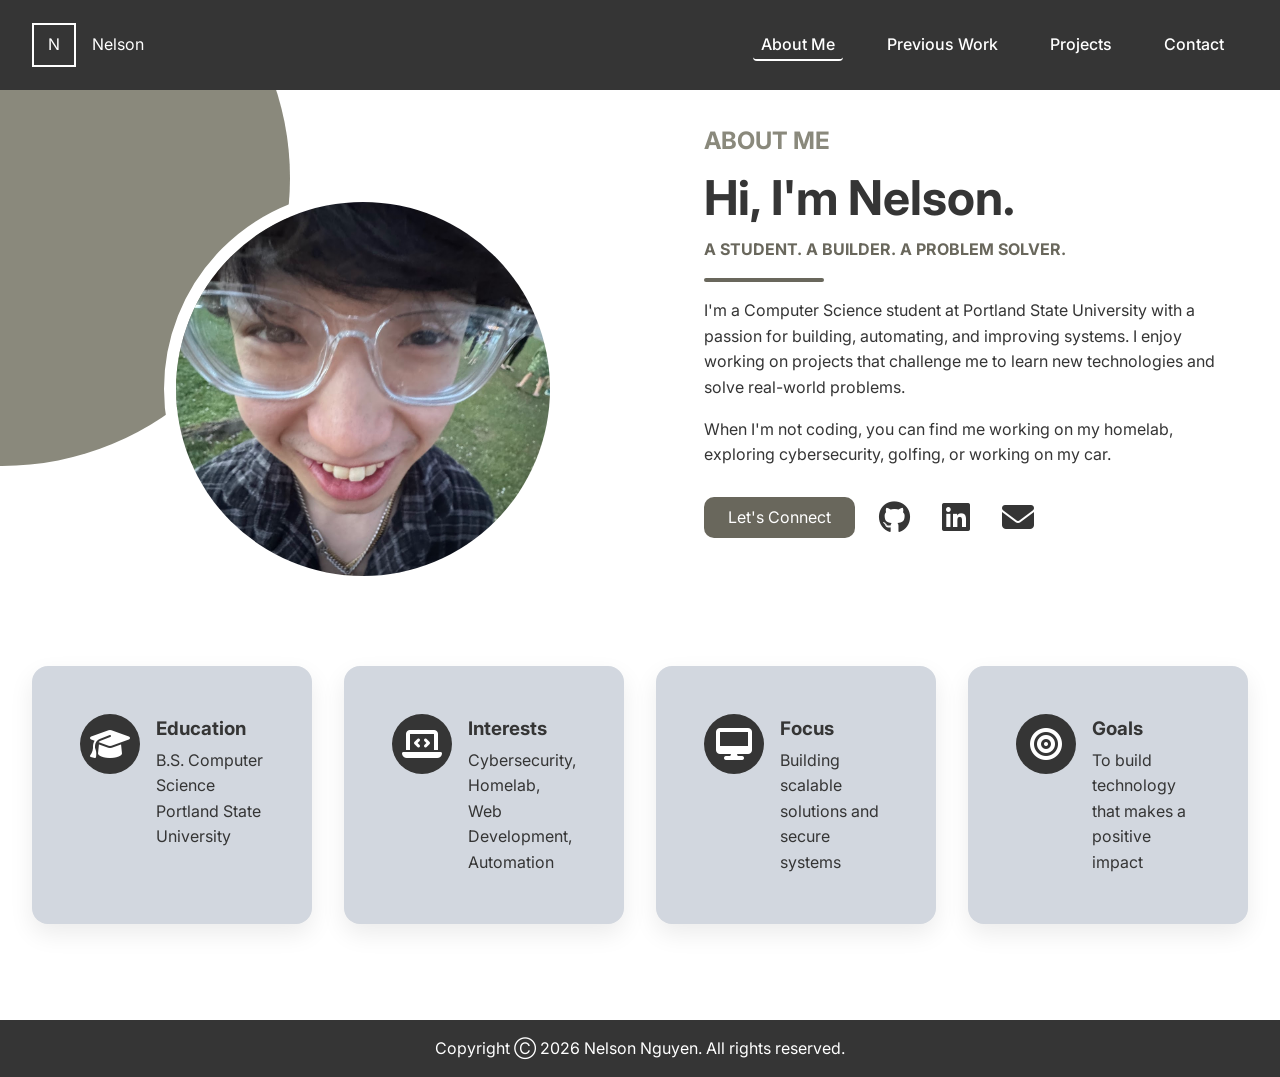
<file: index.html>
<!DOCTYPE html>
<html lang="en">
  <head>
    <meta charset="UTF-8" />
    <meta name="viewport" content="width=device-width, initial-scale=1.0" />
    <meta http-equiv="X-UA-Compatible" content="ie=edge" />
    <title>About Nelson</title>
    <link rel="stylesheet" href="styles/styles.css" />
    <link
      href="https://fonts.googleapis.com/css2?family=Cinzel:wght@400;600&display=swap"
      rel="stylesheet"
    />
    <link rel="preconnect" href="https://fonts.googleapis.com" />
    <link
      href="https://fonts.googleapis.com/css2?family=Inter:wght@300;400;500;600;700&display=swap"
      rel="stylesheet"
    />
    <link
      rel="stylesheet"
      href="https://cdnjs.cloudflare.com/ajax/libs/font-awesome/6.5.0/css/all.min.css"
    />
  </head>

  <body>
    <!-- NAVBAR SECTION -->
    <header>
      <nav class="nav">
        <a href="index.html" class="logo font-inter">
          <div class="logo-box">N</div>
          <p class="font-inter">Nelson</p>
        </a>
        <ul class="nav-list">
          <li class="nav-item">
            <a class="nav-link active font-inter" href="index.html"
              >About Me</a
            >
          </li>
          <li class="nav-item">
            <a class="nav-link font-inter" href="previousWork.html"
              >Previous Work</a
            >
          </li>
          <li class="nav-item">
            <a class="nav-link font-inter" href="projects.html">Projects</a>
          </li>
          <li class="nav-item">
            <a class="nav-link font-inter" href="contact.html">Contact</a>
          </li>
        </ul>
      </nav>
    </header>
    <!-- MAIN -->
    <main class="font-inter">
      <section class="about-container">
        <div class="about-image">
          <div class="background-circle"></div>
          <div class="profile-circle">
            <img
              src="images/AboutMeimage.jpg"
              alt="profile picture"
              class="picture"
            />
          </div>
        </div>
        <div class="about-content">
          <h4 class="h4">ABOUT ME</h4>
          <h1 class="h1">Hi, I'm Nelson.</h1>
          <h5 class="h5">A STUDENT. A BUILDER. A PROBLEM SOLVER.</h5>
          <div class="accent-line"></div>
          <p>
            I'm a Computer Science student at Portland State University with a
            passion for building, automating, and improving systems. I enjoy
            working on projects that challenge me to learn new technologies and
            solve real-world problems.
          </p>
          <p>
            When I'm not coding, you can find me working on my homelab,
            exploring cybersecurity, golfing, or working on my car.
          </p>
          <div class="connect-row">
            <a href="contact.html" class="connect-btn">Let's Connect</a>
            <a
              href="https://github.com/nelsonnguyen9878"
              target="_blank"
              class="icon-btn"
              aria-label="github link"
            >
              <i class="fa-brands fa-github"></i>
            </a>

            <a
              href="https://www.linkedin.com/in/nelson-nguyen-47b7a0265/"
              target="_blank"
              class="icon-btn"
              aria-label="linkedin link"
            >
              <i class="fa-brands fa-linkedin"></i>
            </a>

            <a href="contact.html" class="icon-btn" aria-label="email link">
              <i class="fa-solid fa-envelope"></i>
            </a>
          </div>
        </div>
      </section>
      <section class="card-container">
        <div class="info-card">
          <div class="card-top">
            <div class="icon-circle">
              <i class="fa solid fa-graduation-cap card-icon"></i>
            </div>
            <div class="card-text">
              <h3>Education</h3>
              <p>B.S. Computer Science Portland State University</p>
            </div>
          </div>
        </div>
        <div class="info-card">
          <div class="card-top">
            <div class="icon-circle">
              <i class="fa-solid fa-laptop-code card-icon"></i>
            </div>

            <div class="card-text">
              <h3>Interests</h3>
              <p>Cybersecurity, Homelab, Web Development, Automation</p>
            </div>
          </div>
        </div>
        <div class="info-card">
          <div class="card-top">
            <div class="icon-circle">
              <i class="fa-solid fa-desktop card-icon"></i>
            </div>

            <div class="card-text">
              <h3>Focus</h3>
              <p>Building scalable solutions and secure systems</p>
            </div>
          </div>
        </div>
        <div class="info-card">
          <div class="card-top">
            <div class="icon-circle">
              <i class="fa-solid fa-bullseye card-icon"></i>
            </div>

            <div class="card-text">
              <h3>Goals</h3>
              <p>To build technology that makes a positive impact</p>
            </div>
          </div>
        </div>
      </section>
    </main>
    <footer class="footer">
      <div class="footer-content">
        Copyright Ⓒ 2026 Nelson Nguyen. All rights reserved.
      </div>
    </footer>
  </body>
</html>
</file>
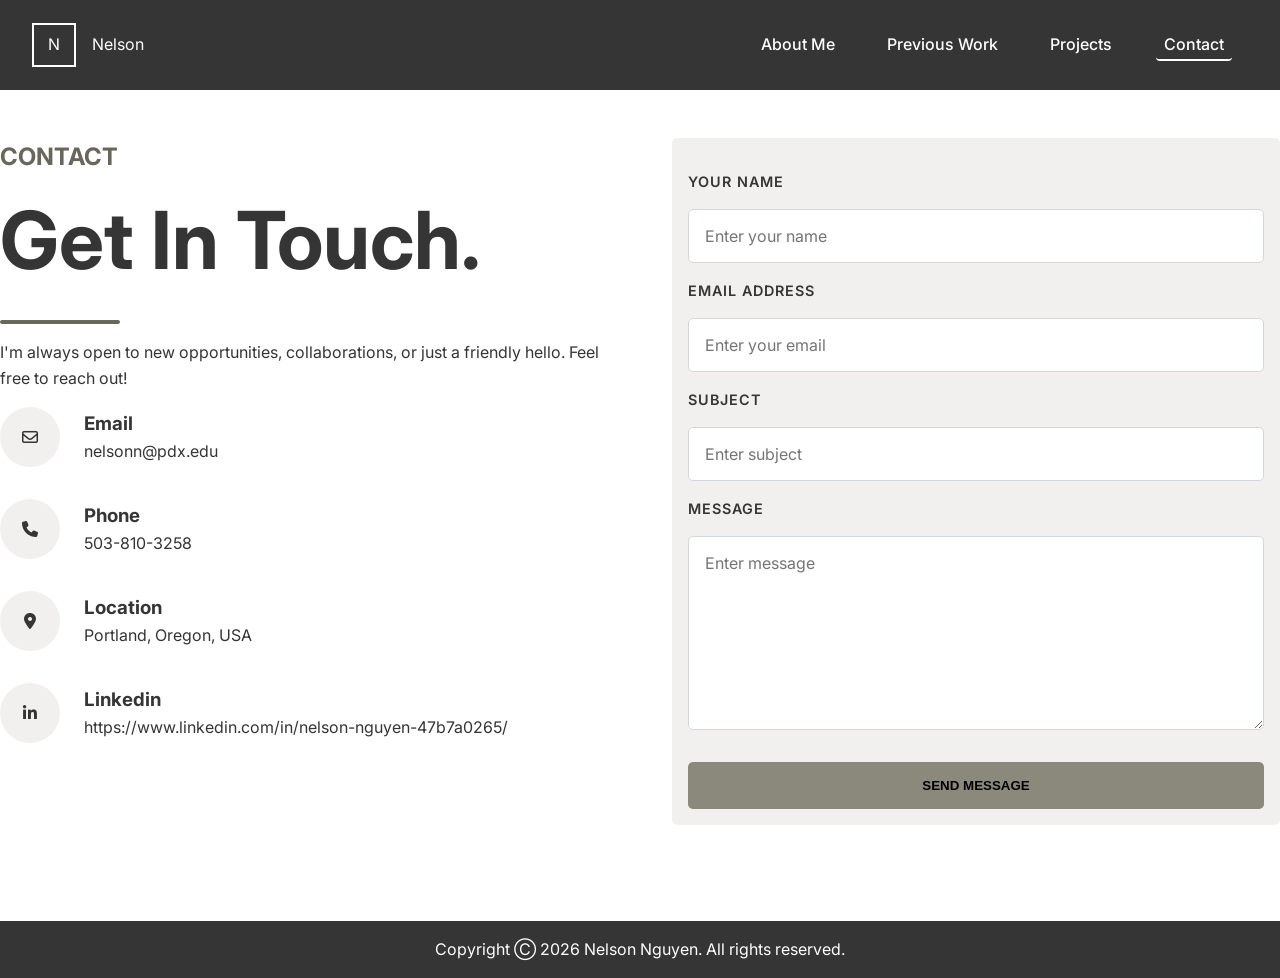
<file: contact.html>
<!DOCTYPE html>
<html lang="en">
  <head>
    <meta charset="UTF-8" />
    <meta name="viewport" content="width=device-width, initial-scale=1.0" />
    <meta http-equiv="X-UA-Compatible" content="ie=edge" />
    <title>About Nelson</title>
    <link rel="stylesheet" href="styles/styles.css" />
    <link
      rel="stylesheet"
      href="styles/contact.css"
      <link
      href="https://fonts.googleapis.com/css2?family=Cinzel:wght@400;600&display=swap"
      rel="stylesheet"
    />
    <link rel="preconnect" href="https://fonts.googleapis.com" />
    <link
      href="https://fonts.googleapis.com/css2?family=Inter:wght@300;400;500;600;700&display=swap"
      rel="stylesheet"
    />
    <link
      rel="stylesheet"
      href="https://cdnjs.cloudflare.com/ajax/libs/font-awesome/6.5.0/css/all.min.css"
    />
  </head>
  <body>
    <!-- NAVBAR SECTION -->
    <header>
      <nav class="nav">
        <a href="index.html" class="logo font-inter">
          <div class="logo-box">N</div>
          <p class="font-inter">Nelson</p>
        </a>
        <ul class="nav-list">
          <li class="nav-item">
            <a class="nav-link font-inter" href="index.html">About Me</a>
          </li>
          <li class="nav-item">
            <a class="nav-link font-inter" href="previousWork.html"
              >Previous Work</a
            >
          </li>
          <li class="nav-item">
            <a class="nav-link font-inter" href="projects.html">Projects</a>
          </li>
          <li class="nav-item">
            <a class="nav-link active font-inter" href="contact.html"
              >Contact</a
            >
          </li>
        </ul>
      </nav>
    </header>
    <!-- MAIN -->
    <main class="font-inters">
      <div class="contact-container">
        <div class="contact-details">
          <h2 class="contact-h2">CONTACT</h2>
          <h1 class="contact-h1">Get In Touch.</h1>
          <div class="accent-line"></div>
          <p>
            I'm always open to new opportunities, collaborations, or just a
            friendly hello. Feel free to reach out!
          </p>
          <div class="contact-item">
            <div class="icon-circle">
              <i class="fa-regular fa-envelope"></i>
            </div>
            <div class="contact-text">
              <h3>Email</h3>
              <p>nelsonn@pdx.edu</p>
            </div>
          </div>
          <div class="contact-item">
            <div class="icon-circle">
              <i class="fa-solid fa-phone"></i>
            </div>
            <div class="contact-text">
              <h3>Phone</h3>
              <p>503-810-3258</p>
            </div>
          </div>
          <div class="contact-item">
            <div class="icon-circle">
              <i class="fa-solid fa-location-dot"></i>
            </div>
            <div class="contact-text">
              <h3>Location</h3>
              <p>Portland, Oregon, USA</p>
            </div>
          </div>
          <div class="contact-item">
            <div class="icon-circle">
              <i class="fa-brands fa-linkedin-in"></i>
            </div>
            <div class="contact-text">
              <h3>Linkedin</h3>
              <p>https://www.linkedin.com/in/nelson-nguyen-47b7a0265/</p>
            </div>
          </div>
        </div>
        <div class="user-info">
          <form class="contact-form">
            <label for="name">YOUR NAME</label>
            <input
              type="text"
              id="name"
              name="name"
              placeholder="Enter your name"
            />
            <label for="email">EMAIL ADDRESS</label>
            <input
              type="text"
              id="email"
              name="email"
              placeholder="Enter your email"
            />
            <label for="subject">SUBJECT</label>
            <input
              type="text"
              id="subject"
              name="subject"
              placeholder="Enter subject"
            />
            <label for="message">MESSAGE</label>
            <textarea
              id="message"
              name="message"
              rows="8"
              placeholder="Enter message"
            ></textarea>
            <button class="send-btn">SEND MESSAGE</button>
          </form>
        </div>
      </div>
    </main>
    <footer class="footer">
      <div class="footer-content">
        Copyright Ⓒ 2026 Nelson Nguyen. All rights reserved.
      </div>
    </footer>
  </body>
</html>
</file>
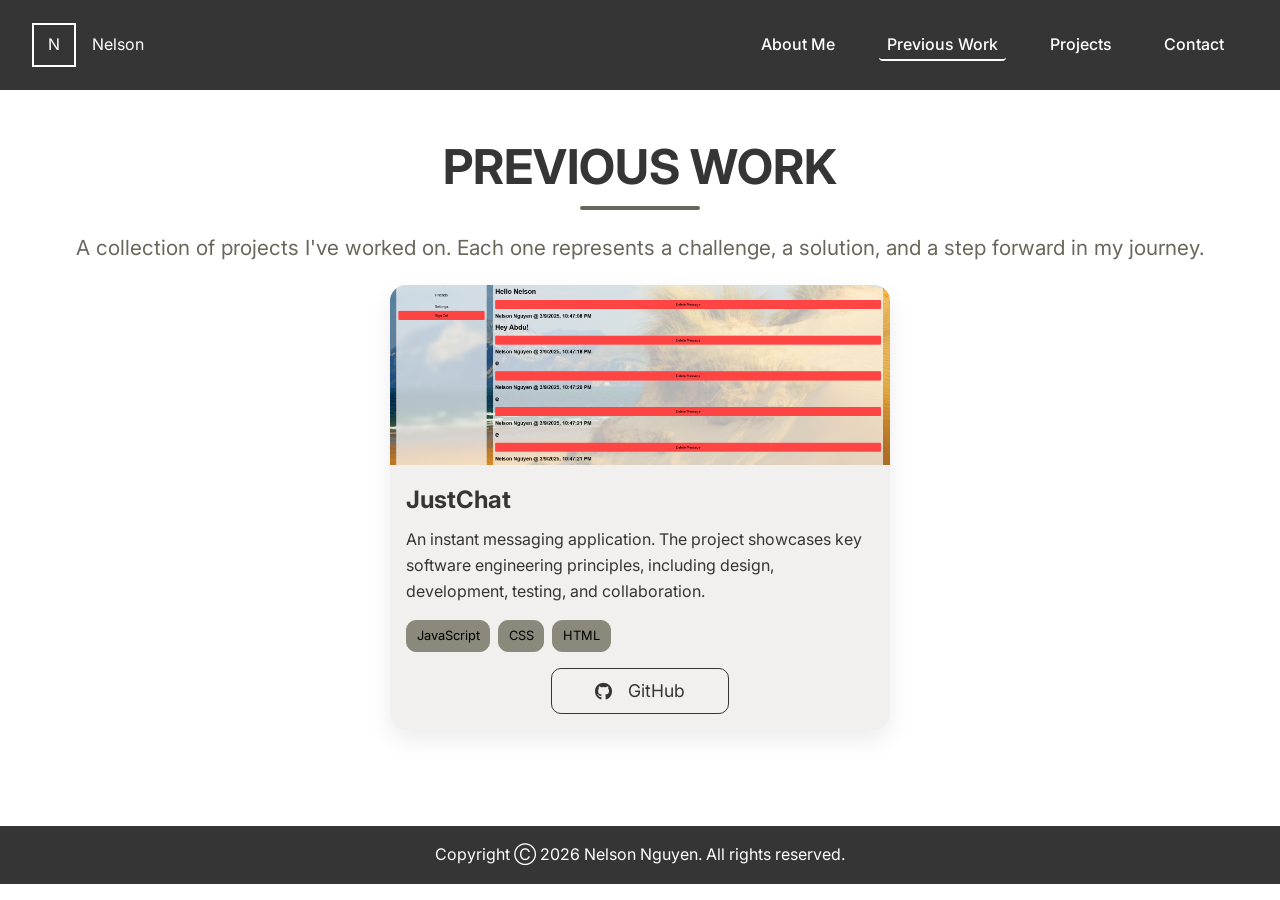
<file: previousWork.html>
<!DOCTYPE html>
<html lang="en">
  <head>
    <meta charset="UTF-8" />
    <meta name="viewport" content="width=device-width, initial-scale=1.0" />
    <meta http-equiv="X-UA-Compatible" content="ie=edge" />
    <title>About Nelson</title>
    <link rel="stylesheet" href="styles/styles.css" />
    <link rel="stylesheet" href="styles/workStyles.css" />
    <link
      href="https://fonts.googleapis.com/css2?family=Cinzel:wght@400;600&display=swap"
      rel="stylesheet"
    />
    <link rel="preconnect" href="https://fonts.googleapis.com" />
    <link
      href="https://fonts.googleapis.com/css2?family=Inter:wght@300;400;500;600;700&display=swap"
      rel="stylesheet"
    />
    <link
      rel="stylesheet"
      href="https://cdnjs.cloudflare.com/ajax/libs/font-awesome/6.5.0/css/all.min.css"
    />
  </head>
  <body>
    <!-- NAVBAR SECTION -->
    <header>
      <nav class="nav">
        <a href="index.html" class="logo font-inter">
          <div class="logo-box">N</div>
          <p class="font-inter">Nelson</p>
        </a>
        <ul class="nav-list">
          <li class="nav-item">
            <a class="nav-link font-inter" href="index.html">About Me</a>
          </li>
          <li class="nav-item">
            <a class="nav-link active font-inter" href="previousWork.html"
              >Previous Work</a
            >
          </li>
          <li class="nav-item">
            <a class="nav-link font-inter" href="projects.html">Projects</a>
          </li>
          <li class="nav-item">
            <a class="nav-link font-inter" href="contact.html">Contact</a>
          </li>
        </ul>
      </nav>
    </header>
    <!-- MAIN -->
    <main class="font-inter">
      <section class="title">
        <h1>PREVIOUS WORK</h1>
        <div class="title-line"></div>
        <p>
          A collection of projects I've worked on. Each one represents a
          challenge, a solution, and a step forward in my journey.
        </p>
      </section>
      <section class="card-section">
        <div class="project-card">
          <!-- IMAGE -->
          <div class="project-image">
            <img src="images/justchat.png" alt="justchat image" />
          </div>

          <!-- CONTENT -->
          <div class="project-content">
            <h3 class="project-title">JustChat</h3>

            <p class="project-description">
              An instant messaging application. The project showcases key
              software engineering principles, including design, development,
              testing, and collaboration.
            </p>

            <!-- TAGS -->
            <div class="project-tags">
              <span>JavaScript</span>
              <span>CSS</span>
              <span>HTML</span>
            </div>

            <!-- LINKS -->
            <div class="project-links">
              <i class="fa-brands fa-github"></i>
              <a href="https://github.com/UsualSpace/JustChat" target="_blank"
                >GitHub</a
              >
            </div>
          </div>
        </div>
         
           
          </div>
        </div>
      </section>
    </main>
    <footer class="footer">
      <div class="footer-content">
        Copyright Ⓒ 2026 Nelson Nguyen. All rights reserved.
      </div>
    </footer>
  </body>
</html>
</file>
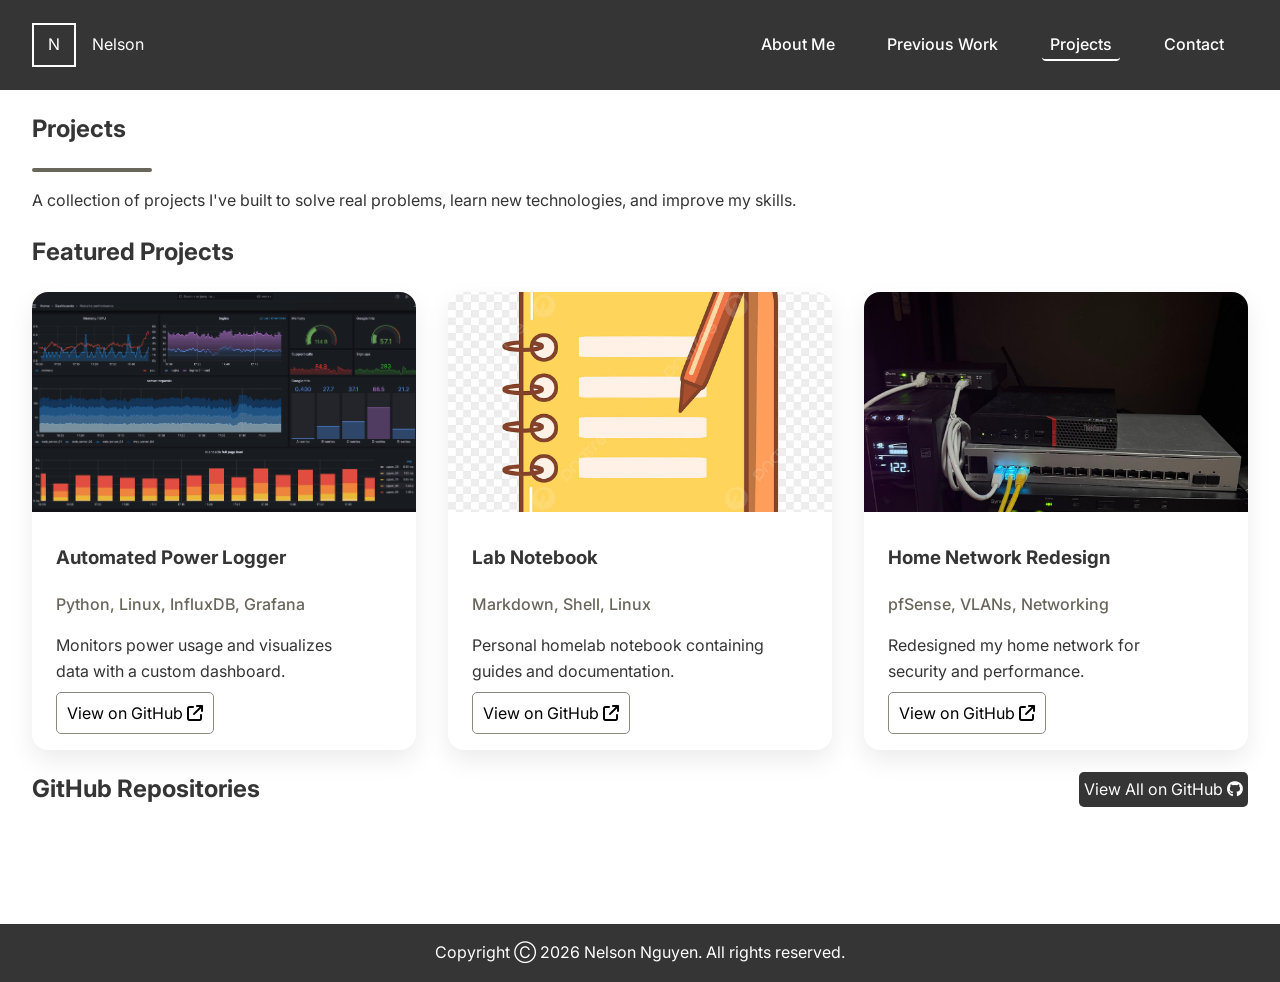
<file: projects.html>
<!DOCTYPE html>
<html lang="en">
  <head>
    <meta charset="UTF-8" />
    <meta name="viewport" content="width=device-width, initial-scale=1.0" />
    <meta http-equiv="X-UA-Compatible" content="ie=edge" />
    <title>About Nelson</title>
    <link rel="stylesheet" href="styles/styles.css" />
    <link rel="stylesheet" href="styles/projects.css" />
    <link
      href="https://fonts.googleapis.com/css2?family=Cinzel:wght@400;600&display=swap"
      rel="stylesheet"
    />
    <link rel="preconnect" href="https://fonts.googleapis.com" />
    <link
      href="https://fonts.googleapis.com/css2?family=Inter:wght@300;400;500;600;700&display=swap"
      rel="stylesheet"
    />
    <link
      rel="stylesheet"
      href="https://cdnjs.cloudflare.com/ajax/libs/font-awesome/6.5.0/css/all.min.css"
    />
  </head>
  <body>
    <!-- NAVBAR SECTION -->
    <header>
      <nav class="nav">
        <a href="index.html" class="logo font-inter">
          <div class="logo-box">N</div>
          <p class="font-inter">Nelson</p>
        </a>
        <ul class="nav-list">
          <li class="nav-item">
            <a class="nav-link font-inter" href="index.html">About Me</a>
          </li>
          <li class="nav-item">
            <a class="nav-link font-inter" href="previousWork.html"
              >Previous Work</a
            >
          </li>
          <li class="nav-item">
            <a class="nav-link active font-inter" href="projects.html"
              >Projects</a
            >
          </li>
          <li class="nav-item">
            <a class="nav-link font-inter" href="contact.html">Contact</a>
          </li>
        </ul>
      </nav>
    </header>
    <!-- MAIN -->
    <main class="projects-page font-inter">
      <section class="projects">
        <h1>Projects</h1>
        <div class="accent-line"></div>

        <p>
          A collection of projects I've built to solve real problems, learn new
          technologies, and improve my skills.
        </p>
      </section>

      <!-- Featured Projects -->
      <section class="featured-projects">
        <h2>Featured Projects</h2>

        <div class="project-grid">
          <article class="project-card">
            <img src="images/grafana.png" alt="grafana picture" />

            <div class="project-content">
              <h3>Automated Power Logger</h3>

              <p class="tech-stack">Python, Linux, InfluxDB, Grafana</p>

              <p>
                Monitors power usage and visualizes data with a custom
                dashboard.
              </p>

              <a href="#" class="project-btn">
                View on GitHub
                <i class="fa-solid fa-arrow-up-right-from-square"></i>
              </a>
            </div>
          </article>

          <article class="project-card">
            <img src="images/notebook.jpg" alt="Lab Notebook" />

            <div class="project-content">
              <h3>Lab Notebook</h3>

              <p class="tech-stack">Markdown, Shell, Linux</p>

              <p>
                Personal homelab notebook containing guides and documentation.
              </p>

              <a href="https://github.com/nelsonnguyen9878/LAB-NOTEBOOK-REPO" class="project-btn">
                View on GitHub
                <i class="fa-solid fa-arrow-up-right-from-square"></i>
              </a>
            </div>
          </article>

          <article class="project-card">
            <img src="images/homelab.jpg" alt="Network" />

            <div class="project-content">
              <h3>Home Network Redesign</h3>

              <p class="tech-stack">pfSense, VLANs, Networking</p>

              <p>Redesigned my home network for security and performance.</p>

              <a
                href="https://github.com/nelsonnguyen9878/Homelab"
                class="project-btn"
              >
                View on GitHub
                <i class="fa-solid fa-arrow-up-right-from-square"></i>
              </a>
            </div>
          </article>
        </div>
      </section>

      <!-- GitHub API -->
      <section class="github-section">
        <div class="github-header">
          <h2>GitHub Repositories</h2>

          <a
            href="https://github.com/nelsonnguyen9878?tab=repositories"
            class="github-btn"
          >
            View All on GitHub
            <i class="fa-brands fa-github"></i>
          </a>
        </div>

        <div id="repo-container">
          <script src="githubAPI.js"></script>
        </div>
      </section>
    </main>
    <footer class="footer">
      <div class="footer-content">
        Copyright Ⓒ 2026 Nelson Nguyen. All rights reserved.
      </div>
    </footer>
    
  </body>
</html>
</file>
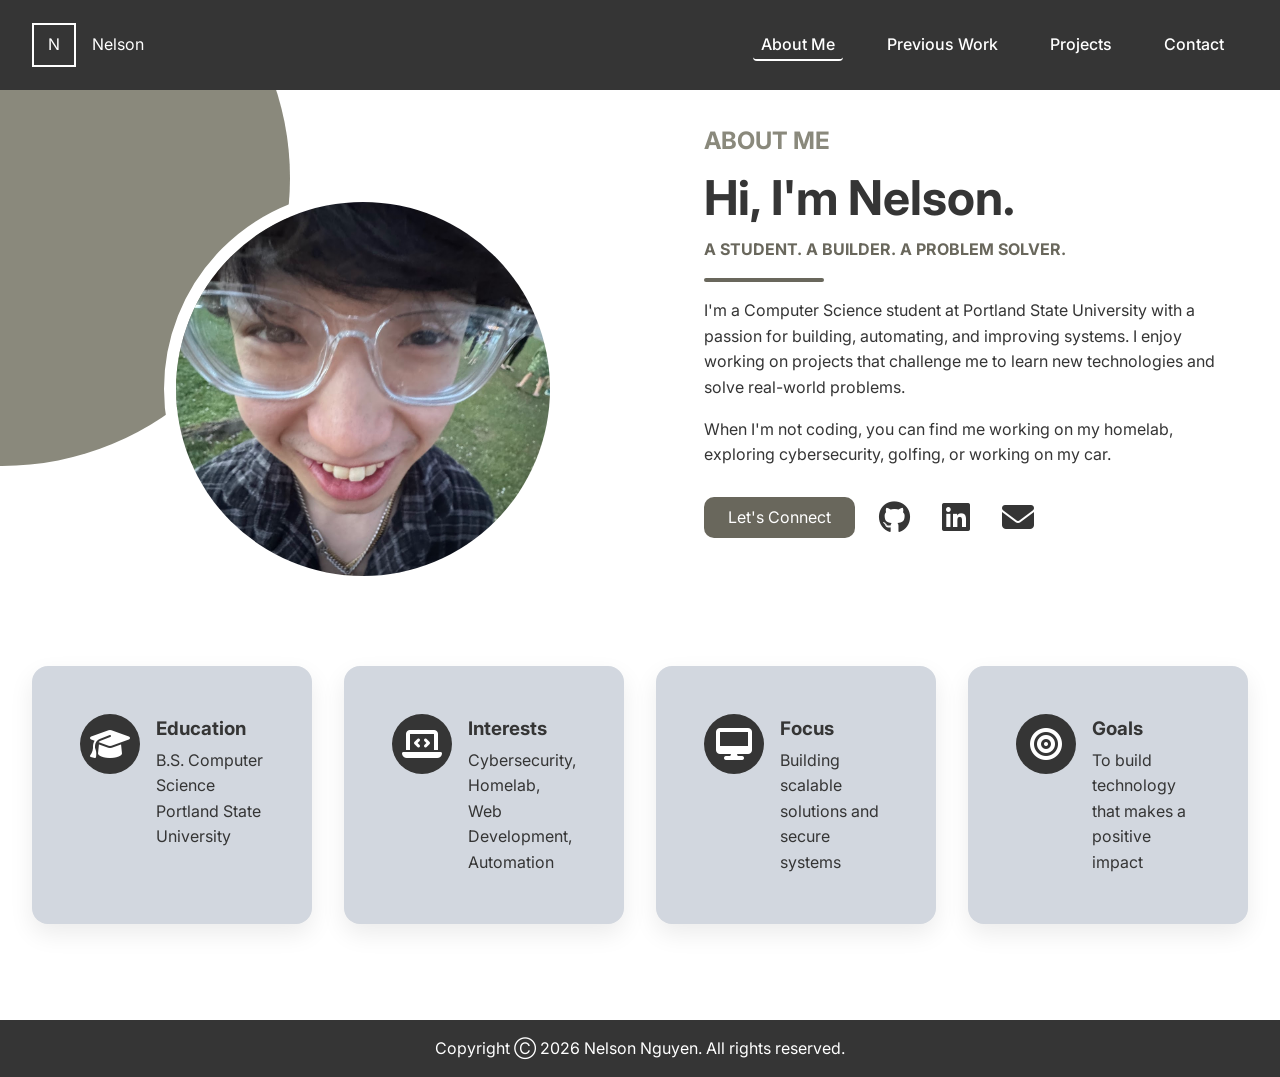
<file: Final/about_me.html>
<!DOCTYPE html>
<html lang="en">
  <head>
    <meta charset="UTF-8" />
    <meta name="viewport" content="width=device-width, initial-scale=1.0" />
    <meta http-equiv="X-UA-Compatible" content="ie=edge" />
    <title>About Nelson</title>
    <link rel="stylesheet" href="styles/styles.css" />
    <link
      href="https://fonts.googleapis.com/css2?family=Cinzel:wght@400;600&display=swap"
      rel="stylesheet"
    />
    <link rel="preconnect" href="https://fonts.googleapis.com" />
    <link
      href="https://fonts.googleapis.com/css2?family=Inter:wght@300;400;500;600;700&display=swap"
      rel="stylesheet"
    />
    <link
      rel="stylesheet"
      href="https://cdnjs.cloudflare.com/ajax/libs/font-awesome/6.5.0/css/all.min.css"
    />
  </head>

  <body>
    <!-- NAVBAR SECTION -->
    <header>
      <nav class="nav">
        <a href="about_me.html" class="logo font-inter">
          <div class="logo-box">N</div>
          <p class="font-inter">Nelson</p>
        </a>
        <ul class="nav-list">
          <!-- <li class="logo-box">N</div>
            <span class="logo-text"> NELSON </span> -->
          <li class="nav-item">
            <a class="nav-link active font-inter" href="about_me.html"
              >About Me</a
            >
          </li>
          <li class="nav-item">
            <a class="nav-link font-inter" href="previousWork.html"
              >Previous Work</a
            >
          </li>
          <li class="nav-item">
            <a class="nav-link font-inter" href="projects.html">Projects</a>
          </li>
          <li class="nav-item">
            <a class="nav-link font-inter" href="contact.html">Contact</a>
          </li>
        </ul>
      </nav>
    </header>
    <!-- MAIN -->
    <main class="font-inter">
      <section class="about-container">
        <div class="about-image">
          <div class="background-circle"></div>
          <div class="profile-circle">
            <img
              src="images/AboutMeimage.jpg"
              alt="profile picture"
              class="picture"
            />
          </div>
        </div>
        <div class="about-content">
          <h4 class="h4">ABOUT ME</h4>
          <h1 class="h1">Hi, I'm Nelson.</h1>
          <h5 class="h5">A STUDENT. A BUILDER. A PROBLEM SOLVER.</h5>
          <div class="accent-line"></div>
          <p>
            I'm a Computer Science student at Portland State University with a
            passion for building, automating, and improving systems. I enjoy
            working on projects that challenge me to learn new technologies and
            solve real-world problems.
          </p>
          <p>
            When I'm not coding, you can find me working on my homelab,
            exploring cybersecurity, golfing, or working on my car.
          </p>
          <div class="connect-row">
            <a href="contact.html" class="connect-btn">Let's Connect</a>
            <a
              href="https://github.com/nelsonnguyen9878"
              target="_blank"
              class="icon-btn"
              aria-label="github link"
            >
              <i class="fa-brands fa-github"></i>
            </a>

            <a
              href="https://www.linkedin.com/in/nelson-nguyen-47b7a0265/"
              target="_blank"
              class="icon-btn"
              aria-label="linkedin link"
            >
              <i class="fa-brands fa-linkedin"></i>
            </a>

            <a href="contact.html" class="icon-btn" aria-label="email link">
              <i class="fa-solid fa-envelope"></i>
            </a>
          </div>
        </div>
      </section>
      <section class="card-container">
        <div class="info-card">
          <div class="card-top">
            <div class="icon-circle">
              <i class="fa solid fa-graduation-cap card-icon"></i>
            </div>
            <div class="card-text">
              <h3>Education</h3>
              <p>B.S. Computer Science Portland State University</p>
            </div>
          </div>
        </div>
        <div class="info-card">
          <div class="card-top">
            <div class="icon-circle">
              <i class="fa-solid fa-laptop-code card-icon"></i>
            </div>

            <div class="card-text">
              <h3>Interests</h3>
              <p>Cybersecurity, Homelab, Web Development, Automation</p>
            </div>
          </div>
        </div>
        <div class="info-card">
          <div class="card-top">
            <div class="icon-circle">
              <i class="fa-solid fa-desktop card-icon"></i>
            </div>

            <div class="card-text">
              <h3>Focus</h3>
              <p>Building scalable solutions and secure systems</p>
            </div>
          </div>
        </div>
        <div class="info-card">
          <div class="card-top">
            <div class="icon-circle">
              <i class="fa-solid fa-bullseye card-icon"></i>
            </div>

            <div class="card-text">
              <h3>Goals</h3>
              <p>To build technology that makes a positive impact</p>
            </div>
          </div>
        </div>
      </section>
    </main>
    <footer class="footer">
      <div class="footer-content">
        Copyright Ⓒ 2026 Nelson Nguyen. All rights reserved.
      </div>
    </footer>
  </body>
</html>
</file>
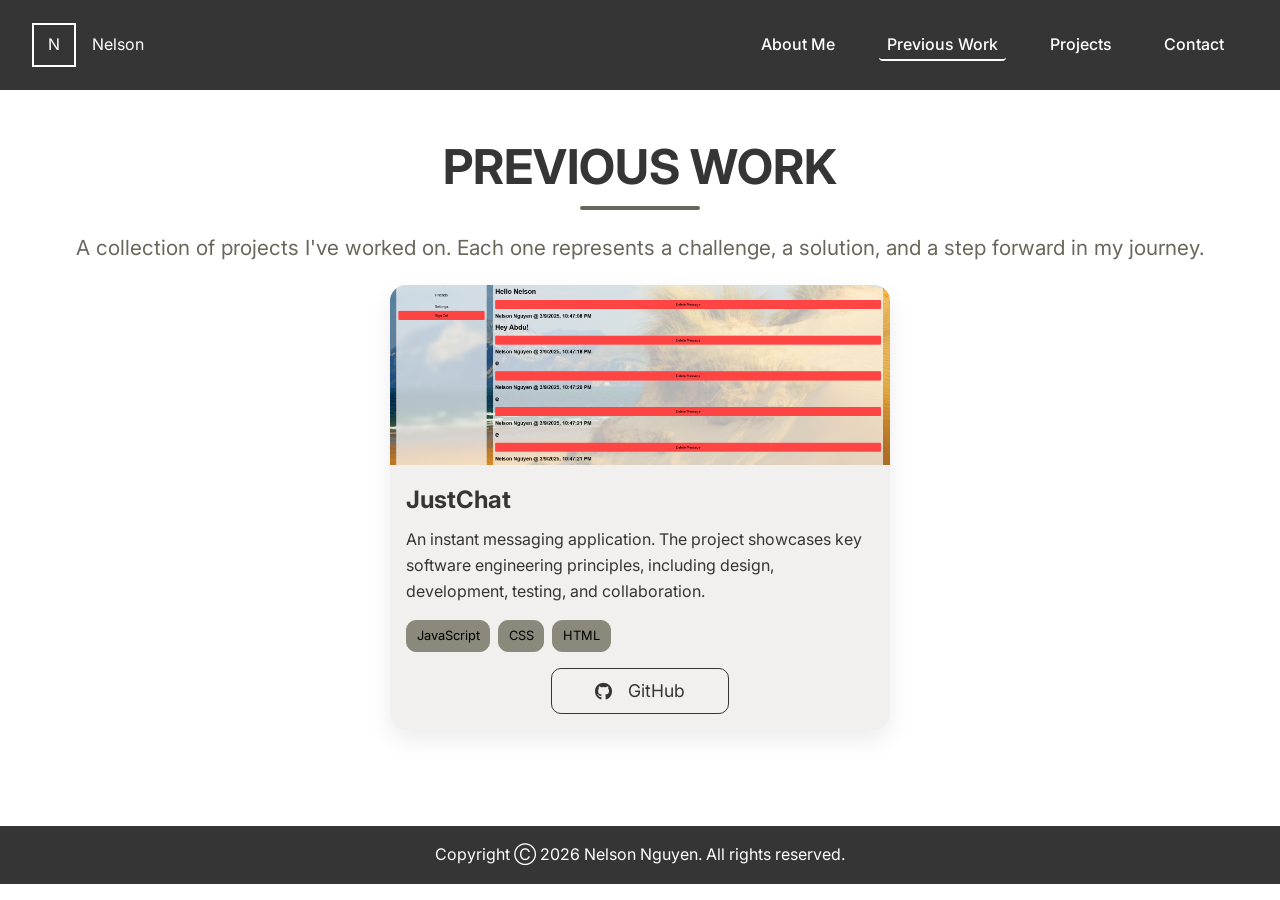
<file: Final/previousWork.html>
<!DOCTYPE html>
<html lang="en">
  <head>
    <meta charset="UTF-8" />
    <meta name="viewport" content="width=device-width, initial-scale=1.0" />
    <meta http-equiv="X-UA-Compatible" content="ie=edge" />
    <title>About Nelson</title>
    <link rel="stylesheet" href="styles/styles.css" />
    <link rel="stylesheet" href="styles/workStyles.css" />
    <link
      href="https://fonts.googleapis.com/css2?family=Cinzel:wght@400;600&display=swap"
      rel="stylesheet"
    />
    <link rel="preconnect" href="https://fonts.googleapis.com" />
    <link
      href="https://fonts.googleapis.com/css2?family=Inter:wght@300;400;500;600;700&display=swap"
      rel="stylesheet"
    />
    <link
      rel="stylesheet"
      href="https://cdnjs.cloudflare.com/ajax/libs/font-awesome/6.5.0/css/all.min.css"
    />
  </head>
  <body>
    <!-- NAVBAR SECTION -->
    <header>
      <nav class="nav">
        <a href="index.html" class="logo font-inter">
          <div class="logo-box">N</div>
          <p class="font-inter">Nelson</p>
        </a>
        <ul class="nav-list">
          <li class="nav-item">
            <a class="nav-link font-inter" href="index.html">About Me</a>
          </li>
          <li class="nav-item">
            <a class="nav-link active font-inter" href="previousWork.html"
              >Previous Work</a
            >
          </li>
          <li class="nav-item">
            <a class="nav-link font-inter" href="projects.html">Projects</a>
          </li>
          <li class="nav-item">
            <a class="nav-link font-inter" href="contact.html">Contact</a>
          </li>
        </ul>
      </nav>
    </header>
    <!-- MAIN -->
    <main class="font-inter">
      <section class="title">
        <h1>PREVIOUS WORK</h1>
        <div class="title-line"></div>
        <p>
          A collection of projects I've worked on. Each one represents a
          challenge, a solution, and a step forward in my journey.
        </p>
      </section>
      <section class="card-section">
        <div class="project-card">
          <!-- IMAGE -->
          <div class="project-image">
            <img src="images/justchat.png" alt="justchat image" />
          </div>

          <!-- CONTENT -->
          <div class="project-content">
            <h3 class="project-title">JustChat</h3>

            <p class="project-description">
              An instant messaging application. The project showcases key
              software engineering principles, including design, development,
              testing, and collaboration.
            </p>

            <!-- TAGS -->
            <div class="project-tags">
              <span>JavaScript</span>
              <span>CSS</span>
              <span>HTML</span>
            </div>

            <!-- links -->
            <div class="project-links">
              <i class="fa-brands fa-github"></i>
              <a href="https://github.com/UsualSpace/JustChat" target="_blank"
                >GitHub</a
              >
            </div>
          </div>
        </div>
         
           
          </div>
        </div>
      </section>
    </main>
    <footer class="footer">
      <div class="footer-content">
        Copyright Ⓒ 2026 Nelson Nguyen. All rights reserved.
      </div>
    </footer>
  </body>
</html>
</file>
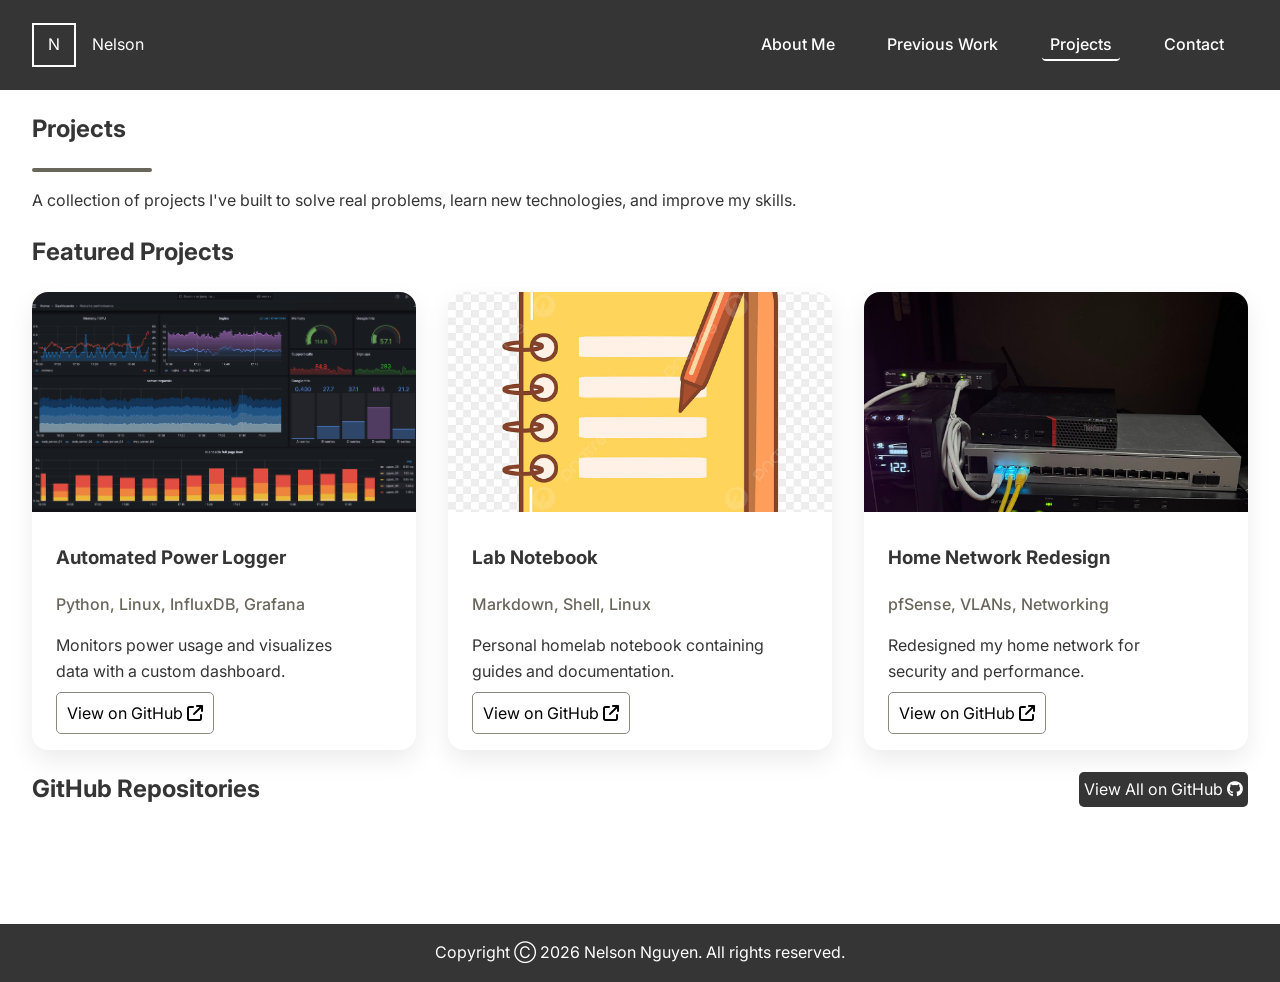
<file: Final/projects.html>
<!DOCTYPE html>
<html lang="en">
  <head>
    <meta charset="UTF-8" />
    <meta name="viewport" content="width=device-width, initial-scale=1.0" />
    <meta http-equiv="X-UA-Compatible" content="ie=edge" />
    <title>About Nelson</title>
    <link rel="stylesheet" href="styles/styles.css" />
    <link rel="stylesheet" href="styles/projects.css" />
    <link
      href="https://fonts.googleapis.com/css2?family=Cinzel:wght@400;600&display=swap"
      rel="stylesheet"
    />
    <link rel="preconnect" href="https://fonts.googleapis.com" />
    <link
      href="https://fonts.googleapis.com/css2?family=Inter:wght@300;400;500;600;700&display=swap"
      rel="stylesheet"
    />
    <link
      rel="stylesheet"
      href="https://cdnjs.cloudflare.com/ajax/libs/font-awesome/6.5.0/css/all.min.css"
    />
  </head>
  <body>
    <!-- NAVBAR SECTION -->
    <header>
      <nav class="nav">
        <a href="index.html" class="logo font-inter">
          <div class="logo-box">N</div>
          <p class="font-inter">Nelson</p>
        </a>
        <ul class="nav-list">
          <li class="nav-item">
            <a class="nav-link font-inter" href="index.html">About Me</a>
          </li>
          <li class="nav-item">
            <a class="nav-link font-inter" href="previousWork.html"
              >Previous Work</a
            >
          </li>
          <li class="nav-item">
            <a class="nav-link active font-inter" href="projects.html"
              >Projects</a
            >
          </li>
          <li class="nav-item">
            <a class="nav-link font-inter" href="contact.html">Contact</a>
          </li>
        </ul>
      </nav>
    </header>
    <!-- MAIN -->
    <main class="projects-page font-inter">
      <!-- Hero -->
      <section class="projects-hero">
        <h1>Projects</h1>
        <div class="accent-line"></div>

        <p>
          A collection of projects I've built to solve real problems, learn new
          technologies, and improve my skills.
        </p>
      </section>

      <!-- Featured Projects -->
      <section class="featured-projects">
        <h2>Featured Projects</h2>

        <div class="project-grid">
          <article class="project-card">
            <img src="images/grafana.png" alt="grafana picture" />

            <div class="project-content">
              <h3>Automated Power Logger</h3>

              <p class="tech-stack">Python, Linux, InfluxDB, Grafana</p>

              <p>
                Monitors power usage and visualizes data with a custom
                dashboard.
              </p>

              <a href="#" class="project-btn">
                View on GitHub
                <i class="fa-solid fa-arrow-up-right-from-square"></i>
              </a>
            </div>
          </article>

          <article class="project-card">
            <img src="images/notebook.jpg" alt="Lab Notebook" />

            <div class="project-content">
              <h3>Lab Notebook</h3>

              <p class="tech-stack">Markdown, Shell, Linux</p>

              <p>
                Personal homelab notebook containing guides and documentation.
              </p>

              <a href="https://github.com/nelsonnguyen9878/LAB-NOTEBOOK-REPO" class="project-btn">
                View on GitHub
                <i class="fa-solid fa-arrow-up-right-from-square"></i>
              </a>
            </div>
          </article>

          <article class="project-card">
            <img src="images/homelab.jpg" alt="Network" />

            <div class="project-content">
              <h3>Home Network Redesign</h3>

              <p class="tech-stack">pfSense, VLANs, Networking</p>

              <p>Redesigned my home network for security and performance.</p>

              <a
                href="https://github.com/nelsonnguyen9878/Homelab"
                class="project-btn"
              >
                View on GitHub
                <i class="fa-solid fa-arrow-up-right-from-square"></i>
              </a>
            </div>
          </article>
        </div>
      </section>

      <!-- GitHub API -->
      <section class="github-section">
        <div class="github-header">
          <h2>GitHub Repositories</h2>

          <a
            href="https://github.com/nelsonnguyen9878?tab=repositories"
            class="github-btn"
          >
            View All on GitHub
            <i class="fa-brands fa-github"></i>
          </a>
        </div>

        <div id="repo-container">
          <!-- JS inserts repo cards here -->
        </div>
      </section>
    </main>
    <footer class="footer">
      <div class="footer-content">
        Copyright Ⓒ 2026 Nelson Nguyen. All rights reserved.
      </div>
    </footer>
    <script src="githubAPI.js"></script>
  </body>
</html>
</file>
<file: styles/styles.css>
/* Add your CSS code here  */
:root {
  --background-color: #ffffff;
  --white: #ffffff;
  --off-white: #f2f0ef;
  --graphite: #353535;
  --pale-slate: #d2d7df;
  --silver:  #8A897C;
  --grey-olive: #69675C;
  --circle-size: clamp(400px, 45vw, 700px);
}

body {
  font-family: "Inter", sans-serif;
  margin: 0;
  background-color: var(--background-color);
  color: var(--graphite);
  line-height: 1.6;
}

/* Fonts */
.font-inter {
  font-family: "Inter";
}

fieldset {
  margin: 0;
  border: 0;
  padding: 0;
}

/* Navigation Styles */
.nav {
  display: flex;
  justify-content: space-between;
  align-items: center;
  background-color: var(--graphite);
  color: var(--white);
  z-index: 1;
  padding: 1rem 2rem;
}

.logo {
  align-items: center;
  display: flex;
  gap: 1rem;

  text-decoration: none;
}

.logo p {
  color: white;
  text-decoration: none;
}

.logo-box {
  width: 40px;
  height: 40px;

  border: 2px solid #ffffff;

  display: flex;
  justify-content: center;
  align-items: center;

  color: #ffffff;
}

.nav-list {
  margin: 0;
  padding: 0; /* 1rem */
  padding-left: 0;
  list-style: none;
  text-align: right;
}

.nav-item {
  display: inline-block;
  margin: 0 1rem;
}

.nav-link {
  padding: 0.3rem 0.5rem;
  border-radius: 4px;
  font-weight: 500;
  text-decoration: none;
  color: var(--white);
  transition: background 0.5s, color 0.5s;
  position: relative;
}

.nav-link::after {
  content: "";
  position: absolute;

  left: 0;
  bottom: -5px;

  width: 0;
  height: 2px;

  background-color: var(--white);

  transition: width 0.3s ease;
}

.nav-link:hover::after {
  width: 100%;
  border-radius: 4px;
}

.nav-link.active {
  border-bottom: 2px solid var(--white);
  color: var(--white);
}

.nav-link:hover {
  background-color: var(--silver);
  color: var(--graphite);
}

/* About Content */
.about-container {
  display: grid;
  width: min(
    90vw,
    1200px
  ); /* margin left and right, lots of white space on ultra wide monitors */
  grid-template-columns: 1fr 1fr;
  gap: 4rem;
  align-items: start;
  margin: 0 auto;
}

.about-image {
  position: relative;
  width: clamp(350px, 45vw, 700px);
  aspect-ratio: 1;
}

.accent-line {
  width: 120px;
  height: 4px;
  background: var(--grey-olive);
  border-radius: 999px;
  margin: 1rem 0;
}

.h1 {
  font-size: 3em;
  margin-top: 0;
  margin-bottom: 0;
}

.h4 {
  font-size: 1.5em;
  color: var(--silver);
  margin-bottom: 0;
}

.h5 {
  font-size: 1em;
  color: var(--grey-olive);
  margin: 0;
}

/* Connect Row */
.connect-row {
  text-decoration: none;
  display: flex;
  align-items: center;
  gap: 1rem;
}

.connect-btn {
  background-color: var(--grey-olive);
  border-radius: 10px;
  padding: 0.5rem 1.5rem;

  text-decoration: none;

  color: var(--white);
}

.connect-btn:hover {
  background-color: var(--graphite);
}

.icon-btn {
  text-decoration: none;
  font-size: 2rem;
  padding: 0.5rem;
  color: var(--graphite);
}

/* grey background circle */
.background-circle {
  position: absolute;

  width: var(--circle-size);
  aspect-ratio: 1;

  border-radius: 50%;
  background: var(--silver);

  top: -200px;
  left: -350px;

  z-index: -1;
}

/* Profile picture circle */
.profile-circle {
  position: absolute;

  width: calc(var(--circle-size) * 0.65);
  aspect-ratio: 1;

  border-radius: 50%;
  overflow: hidden;

  border: 12px solid white;

  top: 100px;
  left: 100px;

  z-index: 1;
}

.profile-circle img {
  width: 100%;
  height: 100%;
  object-fit: cover;
}

/* card-container */
.card-container {
  display: grid;

  grid-template-columns: repeat(4, 1fr);
  gap: 2rem;

  max-width: 1800px;

  margin: auto;

  padding: 0 2rem;
}

.info-card {
  display: inline-block;
  align-items: center;
  gap: 1rem;
  background-color: var(--pale-slate);

  padding: 3rem;

  border-radius: 16px;

  box-shadow: 0 10px 25px rgba(0, 0, 0, 0.08);

  transition: transform 0.3s ease;
}

.info-card:hover {
  transform: translateY(-5px);
}

.info-card h3 {
  color: var(--graphite);

  margin-bottom: 1rem;
}

.info-card p {
  color: var(--graphite);
}

.card-top {
  display: flex;
  align-items: flex-start;
  gap: 1rem;
}

.card-text {
  display: flex;
  flex-direction: column;
}

.card-text h3 {
  margin: 0;
}
.card-text p {
  margin-top: 0.25rem;
  margin-bottom: 0;
}

.card-icon {
  font-size: 2rem;
  color: white;
}

.icon-circle {
  width: 60px;
  height: 60px;

  flex-shrink: 0;

  border-radius: 50%;

  display: flex;
  justify-content: center;
  align-items: center;

  background-color: var(--graphite);
}

/* FOOTER */
.footer {
  background-color: var(--graphite);
  color: var(--white);
  margin-top: 6rem;
  padding: 1rem;
}

.footer-content {
  max-width: 1200px;

  margin: 0 auto;

  text-align: center;
}
</file>
<file: styles/workStyles.css>
.title-line {
  width: 120px;
  height: 4px;
  background: var(--grey-olive);
  border-radius: 999px;
  margin: auto;
  align-content: center;
}

.title {
  text-align: center;
}

.title h1 {
  font-size: 3em;
  margin-bottom: 0;
}

.title p {
  font-size: 1.3em;
  color: var(--grey-olive);
}

.card-section {
  display: flex;
  gap: 2rem;
  justify-content: center;
  padding: 0 2rem;
}

.project-card {
  background-color: var(--off-white);
  border-radius: 16px;
  overflow: hidden;
  box-shadow: 0 10px 25px rgba(0, 0, 0, 0.08);
  transition: transform 0.3s ease;
  width: 500px;
}

.project-card:hover {
  transform: translateY(-6px);
}

.project-image img {
  width: 100%;
  height: 180px;
  object-fit: cover;
  display: block;
}

.project-content {
  padding: 1rem;
  /* padding-bottom:; */
}

.project-title {
  margin: 0;
  color: var(--graphite);
  font-size: 1.5rem;
}

.project-description {
  margin: 0.5rem 0 1rem;
}

/* TAGS */
.project-tags {
  display: flex;
  flex-wrap: wrap;
  gap: 0.5rem;
  margin-bottom: 1rem;
}

.project-tags span {
  background: var(--silver);
  color: black;
  font-size: 0.8rem;
  padding: 0.3rem 0.6rem;
  border-radius: 10px;
  border: 1px solid var(--silver);
}

/* LINKS */
.project-links {
  display: flex;
  justify-content: center;
  align-items: center;
  gap: 1rem;
  margin: 0 auto;
  padding: 8px;
  border: 1px solid var(--graphite);
  border-radius: 10px;
  width: 10rem;

  transition: background-color 0.3s;
}

.project-links:hover {
  background-color: var(--graphite);
}

.project-links a,
.project-links i {
  color: var(--graphite);
  transition: color 0.3s;
  text-decoration: none;
  font-size: 1.1em;
}

.project-links:hover a,
.project-links:hover i {
  color: var(--white);
}
</file>
<file: styles/projects.css>
.project-grid {
  display: grid;

  grid-template-columns: repeat(3, 1fr);

  gap: 2rem;
}

.projects-page {
  max-width: 1800px;
  margin: 0 auto;
  padding: 0 2rem;


}
.project-card {
  background: white;

  border-radius: 16px;

  overflow: hidden;

  box-shadow:
    0 10px 25px rgba(0,0,0,.08);

  transition: transform .3s ease;
}

.project-card:hover {
  transform: translateY(-5px);
}

.project-card img {
  width: 100%;
  height: 220px;

  object-fit: cover;
}

.project-btn {
  border: 1px solid var(--silver);
  padding: 10px;
  border-radius: 5px;
  text-decoration: none;
  color: black;
}

.project-content {
  padding: 1.5rem;
  max-width: 300px;
}

.project-content h3 {
  margin-top: 0;
}

.tech-stack {
  color: var(--grey-olive);

  font-weight: 500;
}

/* Github */

.repo-card {
  display: grid;

  grid-template-columns:
    3fr
    1fr
    1fr
    1fr;

  align-items: center;

  background: white;

  padding: 1.5rem;

  border-radius: 12px;

  margin-bottom: 1rem;

  box-shadow:
    0 5px 15px rgba(0,0,0,.05);
}

.github-header {
  display: flex;

  justify-content: space-between;

  align-items: center;
}

.github-btn {
  background-color: var(--graphite);
  padding: 5px;
  border-radius: 5px;
  text-decoration: none;
  color: white;
}
</file>
<file: Final/styles/styles.css>
/* Add your CSS code here  */
:root {
  --background-color: #ffffff;
  --white: #ffffff;
  --off-white: #f2f0ef;
  --graphite: #353535;
  --pale-slate: #d2d7df;
  --silver:  #8A897C;
  --grey-olive: #69675C;
  --circle-size: clamp(400px, 45vw, 700px);
}

body {
  font-family: "Inter", sans-serif;
  margin: 0;
  background-color: var(--background-color);
  color: var(--graphite);
  line-height: 1.6;
}

/* Fonts */
.font-inter {
  font-family: "Inter";
}

fieldset {
  margin: 0;
  border: 0;
  padding: 0;
}

/* Navigation Styles */
.nav {
  display: flex;
  justify-content: space-between;
  align-items: center;
  background-color: var(--graphite);
  color: var(--white);
  z-index: 1;
  padding: 1rem 2rem;
}

.logo {
  align-items: center;
  display: flex;
  gap: 1rem;

  text-decoration: none;
}

.logo p {
  color: white;
  text-decoration: none;
}

.logo-box {
  width: 40px;
  height: 40px;

  border: 2px solid #ffffff;

  display: flex;
  justify-content: center;
  align-items: center;

  color: #ffffff;
}

.nav-list {
  margin: 0;
  padding: 0; /* 1rem */
  padding-left: 0;
  list-style: none;
  text-align: right;
}

.nav-item {
  display: inline-block;
  margin: 0 1rem;
}

.nav-link {
  padding: 0.3rem 0.5rem;
  border-radius: 4px;
  font-weight: 500;
  text-decoration: none;
  color: var(--white);
  transition: background 0.5s, color 0.5s;
  position: relative;
}

.nav-link::after {
  content: "";
  position: absolute;

  left: 0;
  bottom: -5px;

  width: 0;
  height: 2px;

  background-color: var(--white);

  transition: width 0.3s ease;
}

.nav-link:hover::after {
  width: 100%;
  border-radius: 4px;
}

.nav-link.active {
  border-bottom: 2px solid var(--white);
  color: var(--white);
}

.nav-link:hover {
  background-color: var(--silver);
  color: var(--graphite);
}

/* About Content */
.about-container {
  display: grid;
  width: min(
    90vw,
    1200px
  ); /* margin left and right, lots of white space on ultra wide monitors */
  grid-template-columns: 1fr 1fr;
  gap: 4rem;
  align-items: start;
  margin: 0 auto;
}

.about-image {
  position: relative;
  width: clamp(350px, 45vw, 700px);
  aspect-ratio: 1;
}

.accent-line {
  width: 120px;
  height: 4px;
  background: var(--grey-olive);
  border-radius: 999px;
  margin: 1rem 0;
}

.h1 {
  font-size: 3em;
  margin-top: 0;
  margin-bottom: 0;
}

.h4 {
  font-size: 1.5em;
  color: var(--silver);
  margin-bottom: 0;
}

.h5 {
  font-size: 1em;
  color: var(--grey-olive);
  margin: 0;
}

/* Connect Row */
.connect-row {
  text-decoration: none;
  display: flex;
  align-items: center;
  gap: 1rem;
}

.connect-btn {
  background-color: var(--grey-olive);
  border-radius: 10px;
  padding: 0.5rem 1.5rem;

  text-decoration: none;

  color: var(--white);
}

.connect-btn:hover {
  background-color: var(--graphite);
}

.icon-btn {
  text-decoration: none;
  font-size: 2rem;
  padding: 0.5rem;
  color: var(--graphite);
}

/* grey background circle */
.background-circle {
  position: absolute;

  width: var(--circle-size);
  aspect-ratio: 1;

  border-radius: 50%;
  background: var(--silver);

  top: -200px;
  left: -350px;

  z-index: -1;
}

/* Profile picture circle */
.profile-circle {
  position: absolute;

  width: calc(var(--circle-size) * 0.65);
  aspect-ratio: 1;

  border-radius: 50%;
  overflow: hidden;

  border: 12px solid white;

  top: 100px;
  left: 100px;

  z-index: 1;
}

.profile-circle img {
  width: 100%;
  height: 100%;
  object-fit: cover;
}

/* card-container */
.card-container {
  display: grid;

  grid-template-columns: repeat(4, 1fr);
  gap: 2rem;

  max-width: 1800px;

  margin: auto;

  padding: 0 2rem;
}

.info-card {
  display: inline-block;
  align-items: center;
  gap: 1rem;
  background-color: var(--pale-slate);

  padding: 3rem;

  border-radius: 16px;

  box-shadow: 0 10px 25px rgba(0, 0, 0, 0.08);

  transition: transform 0.3s ease;
}

.info-card:hover {
  transform: translateY(-5px);
}

.info-card h3 {
  color: var(--graphite);

  margin-bottom: 1rem;
}

.info-card p {
  color: var(--graphite);
}

.card-top {
  display: flex;
  align-items: flex-start;
  gap: 1rem;
}

.card-text {
  display: flex;
  flex-direction: column;
}

.card-text h3 {
  margin: 0;
}
.card-text p {
  margin-top: 0.25rem;
  margin-bottom: 0;
}

.card-icon {
  font-size: 2rem;
  color: white;
}

.icon-circle {
  width: 60px;
  height: 60px;

  flex-shrink: 0;

  border-radius: 50%;

  display: flex;
  justify-content: center;
  align-items: center;

  background-color: var(--graphite);
}

/* FOOTER */
.footer {
  background-color: var(--graphite);
  color: var(--white);
  margin-top: 6rem;
  padding: 1rem;
}

.footer-content {
  max-width: 1200px;

  margin: 0 auto;

  text-align: center;
}
</file>
<file: Final/styles/workStyles.css>
.title-line {
  width: 120px;
  height: 4px;
  background: var(--grey-olive);
  border-radius: 999px;
  margin: auto;
  align-content: center;
}

.title {
  text-align: center;
}

.title h1 {
  font-size: 3em;
  margin-bottom: 0;
}

.title p {
  font-size: 1.3em;
  color: var(--grey-olive);
}

.card-section {
  display: flex;
  gap: 2rem;
  justify-content: center;
  padding: 0 2rem;
}

.project-card {
  background-color: var(--off-white);
  border-radius: 16px;
  overflow: hidden;
  box-shadow: 0 10px 25px rgba(0, 0, 0, 0.08);
  transition: transform 0.3s ease;
  width: 500px;
}

.project-card:hover {
  transform: translateY(-6px);
}

.project-image img {
  width: 100%;
  height: 180px;
  object-fit: cover;
  display: block;
}

.project-content {
  padding: 1rem;
  /* padding-bottom:; */
}

.project-title {
  margin: 0;
  color: var(--graphite);
  font-size: 1.5rem;
}

.project-description {
  margin: 0.5rem 0 1rem;
}

/* TAGS */
.project-tags {
  display: flex;
  flex-wrap: wrap;
  gap: 0.5rem;
  margin-bottom: 1rem;
}

.project-tags span {
  background: var(--silver);
  color: black;
  font-size: 0.8rem;
  padding: 0.3rem 0.6rem;
  border-radius: 10px;
  border: 1px solid var(--silver);
}

/* LINKS */
.project-links {
  display: flex;
  justify-content: center;
  align-items: center;
  gap: 1rem;
  margin: 0 auto;
  padding: 8px;
  border: 1px solid var(--graphite);
  border-radius: 10px;
  width: 10rem;

  transition: background-color 0.3s;
}

.project-links:hover {
  background-color: var(--graphite);
}

.project-links a,
.project-links i {
  color: var(--graphite);
  transition: color 0.3s;
  text-decoration: none;
  font-size: 1.1em;
}

.project-links:hover a,
.project-links:hover i {
  color: var(--white);
}
</file>
<file: Final/styles/projects.css>
.project-grid {
  display: grid;

  grid-template-columns: repeat(3, 1fr);

  gap: 2rem;
}

.projects-page {
  max-width: 1800px;
  margin: 0 auto;
  padding: 0 2rem;


}
.project-card {
  background: white;

  border-radius: 16px;

  overflow: hidden;

  box-shadow:
    0 10px 25px rgba(0,0,0,.08);

  transition: transform .3s ease;
}

.project-card:hover {
  transform: translateY(-5px);
}

.project-card img {
  width: 100%;
  height: 220px;

  object-fit: cover;
}

.project-btn {
  border: 1px solid var(--silver);
  padding: 10px;
  border-radius: 5px;
  text-decoration: none;
  color: black;
}

.project-content {
  padding: 1.5rem;
  max-width: 300px;
}

.project-content h3 {
  margin-top: 0;
}

.tech-stack {
  color: var(--grey-olive);

  font-weight: 500;
}

/* Github */

.repo-card {
  display: grid;

  grid-template-columns:
    3fr
    1fr
    1fr
    1fr;

  align-items: center;

  background: white;

  padding: 1.5rem;

  border-radius: 12px;

  margin-bottom: 1rem;

  box-shadow:
    0 5px 15px rgba(0,0,0,.05);
}

.github-header {
  display: flex;

  justify-content: space-between;

  align-items: center;
}

.github-btn {
  background-color: var(--graphite);
  padding: 5px;
  border-radius: 5px;
  text-decoration: none;
  color: white;
}
</file>
